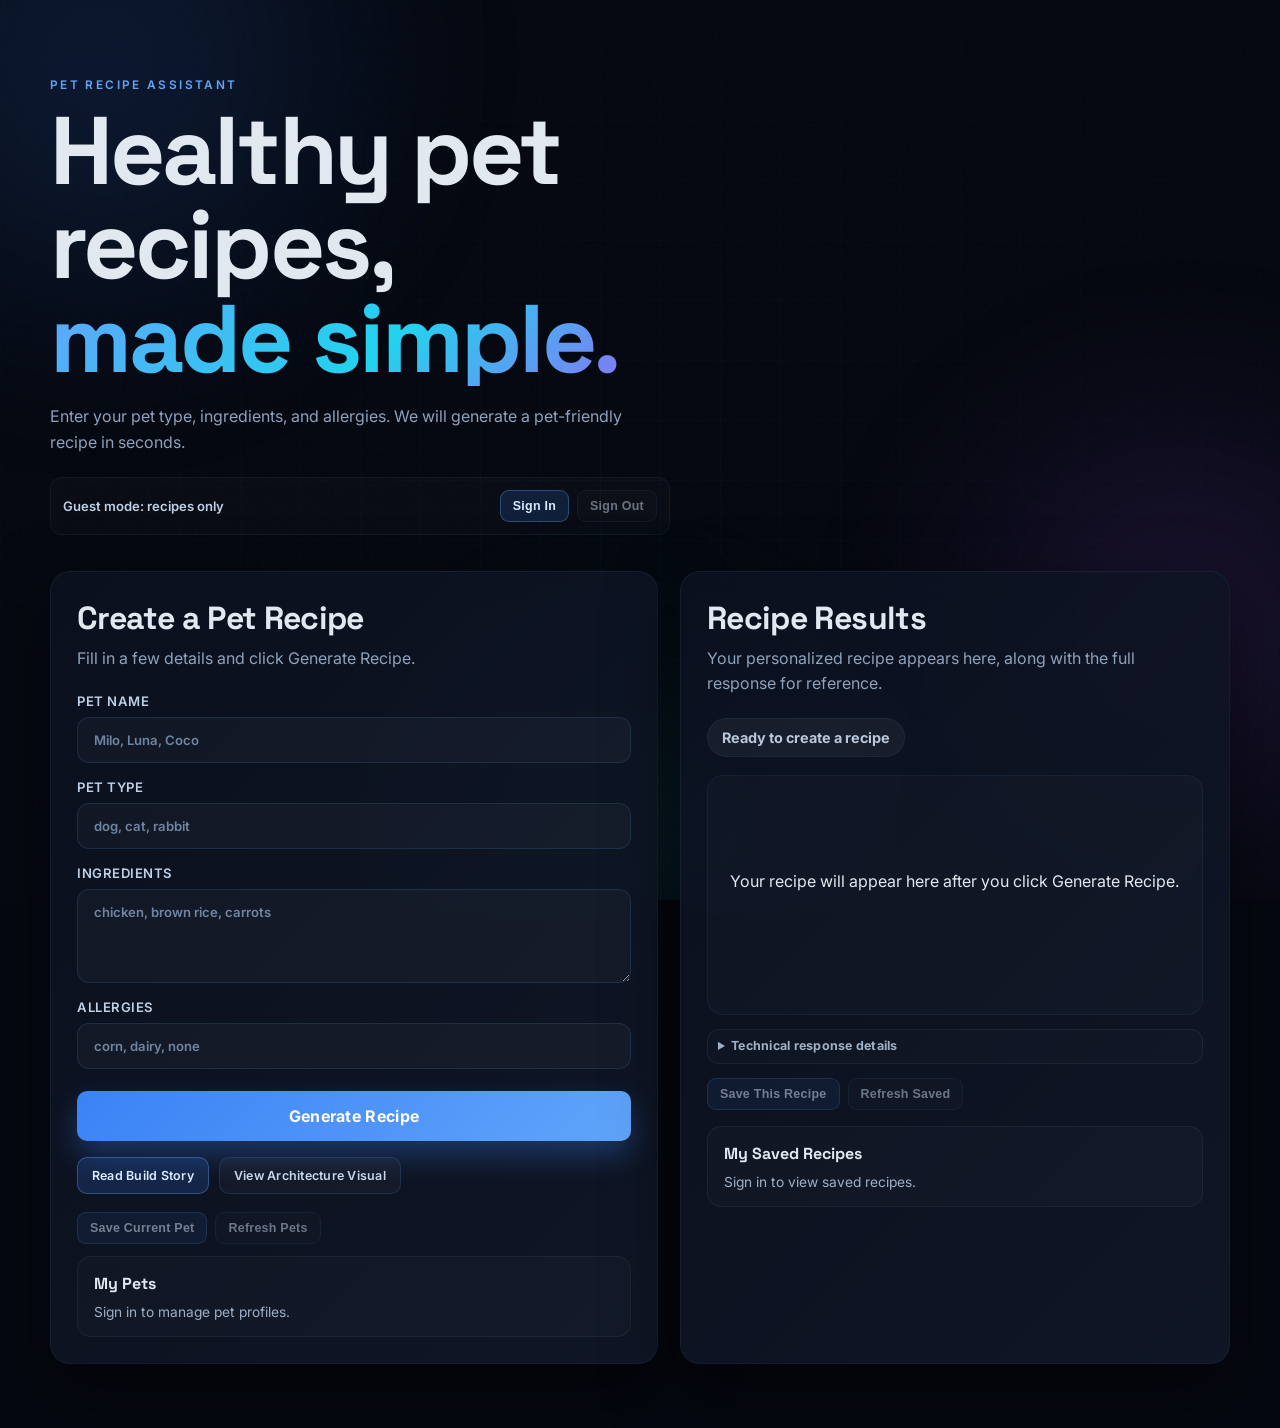
<file: frontend/index.html>
<!DOCTYPE html>
<html lang="en">
<head>
    <meta charset="UTF-8">
    <meta name="viewport" content="width=device-width, initial-scale=1.0">
    <title>Pet Recipe Studio</title>
    <link rel="preconnect" href="https://fonts.googleapis.com">
    <link rel="preconnect" href="https://fonts.gstatic.com" crossorigin>
    <link href="https://fonts.googleapis.com/css2?family=Inter:wght@400;500;600;700&family=Space+Grotesk:wght@500;700&display=swap" rel="stylesheet">
    <link rel="stylesheet" href="./styles.css">
</head>
<body>
    <div class="bg-orbs">
        <div class="orb orb-1"></div>
        <div class="orb orb-2"></div>
        <div class="orb orb-3"></div>
    </div>
    <div class="bg-grid"></div>

    <div class="page-shell">
        <header class="hero">
            <p class="eyebrow">Pet Recipe Assistant</p>
            <h1>
                <span class="hero-line-1">Healthy pet recipes,</span>
                <span class="hero-line-2">made simple.</span>
            </h1>
            <p class="hero-copy">
                Enter your pet type, ingredients, and allergies.
                We will generate a pet-friendly recipe in seconds.
            </p>
            <div class="auth-bar">
                <div id="auth-state" class="auth-state">Guest mode: recipes only</div>
                <div class="auth-actions">
                    <button id="sign-in-btn" class="auth-button" type="button">Sign In</button>
                    <button id="sign-out-btn" class="auth-button ghost" type="button">Sign Out</button>
                </div>
            </div>
        </header>

        <main class="workspace">
            <section class="panel form-panel">
                <div class="panel-header">
                    <h2>Create a Pet Recipe</h2>
                    <p>Fill in a few details and click Generate Recipe.</p>
                </div>

                <form id="recipe-form" class="recipe-form">
                    <label>
                        Pet Name
                        <input id="pet-name" name="petName" type="text" placeholder="Milo, Luna, Coco">
                    </label>

                    <label>
                        Pet Type
                        <input id="pet-type" name="petType" type="text" placeholder="dog, cat, rabbit" required>
                    </label>

                    <label>
                        Ingredients
                        <textarea id="ingredients" name="ingredients" rows="4" placeholder="chicken, brown rice, carrots" required></textarea>
                    </label>

                    <label>
                        Allergies
                        <input id="allergies" name="allergies" type="text" placeholder="corn, dairy, none">
                    </label>

                    <button class="primary-button" type="submit">Generate Recipe</button>
                </form>

                <div class="story-actions">
                    <a class="story-link" href="./story.html" target="_blank" rel="noopener noreferrer">Read Build Story</a>
                    <a class="story-link ghost" href="./architecture-diagram.html" target="_blank" rel="noopener noreferrer">View Architecture Visual</a>
                </div>

                <div class="saved-actions pets-actions">
                    <button id="save-pet-btn" class="auth-button" type="button">Save Current Pet</button>
                    <button id="refresh-pets-btn" class="auth-button ghost" type="button">Refresh Pets</button>
                </div>

                <section class="saved-recipes pets-panel">
                    <h3>My Pets</h3>
                    <div id="saved-pets-list" class="saved-recipes-list">
                        <p class="saved-empty">Sign in to manage pet profiles.</p>
                    </div>
                </section>
            </section>

            <section class="panel output-panel">
                <div class="panel-header">
                    <h2>Recipe Results</h2>
                    <p>Your personalized recipe appears here, along with the full response for reference.</p>
                </div>

                <div id="status-pill" class="status-pill idle">Ready to create a recipe</div>
                <article id="recipe-output" class="recipe-output">
                    <p>Your recipe will appear here after you click Generate Recipe.</p>
                </article>

                <details class="raw-response-wrap">
                    <summary>Technical response details</summary>
                    <pre id="raw-response" class="raw-response">No recipe request yet.</pre>
                </details>

                <div class="saved-actions">
                    <button id="save-recipe-btn" class="auth-button" type="button">Save This Recipe</button>
                    <button id="refresh-saved-btn" class="auth-button ghost" type="button">Refresh Saved</button>
                </div>

                <section class="saved-recipes">
                    <h3>My Saved Recipes</h3>
                    <div id="saved-recipes-list" class="saved-recipes-list">
                        <p class="saved-empty">Sign in to view saved recipes.</p>
                    </div>
                </section>
            </section>
        </main>
    </div>

    <script src="./app.js"></script>
</body>
</html>
</file>
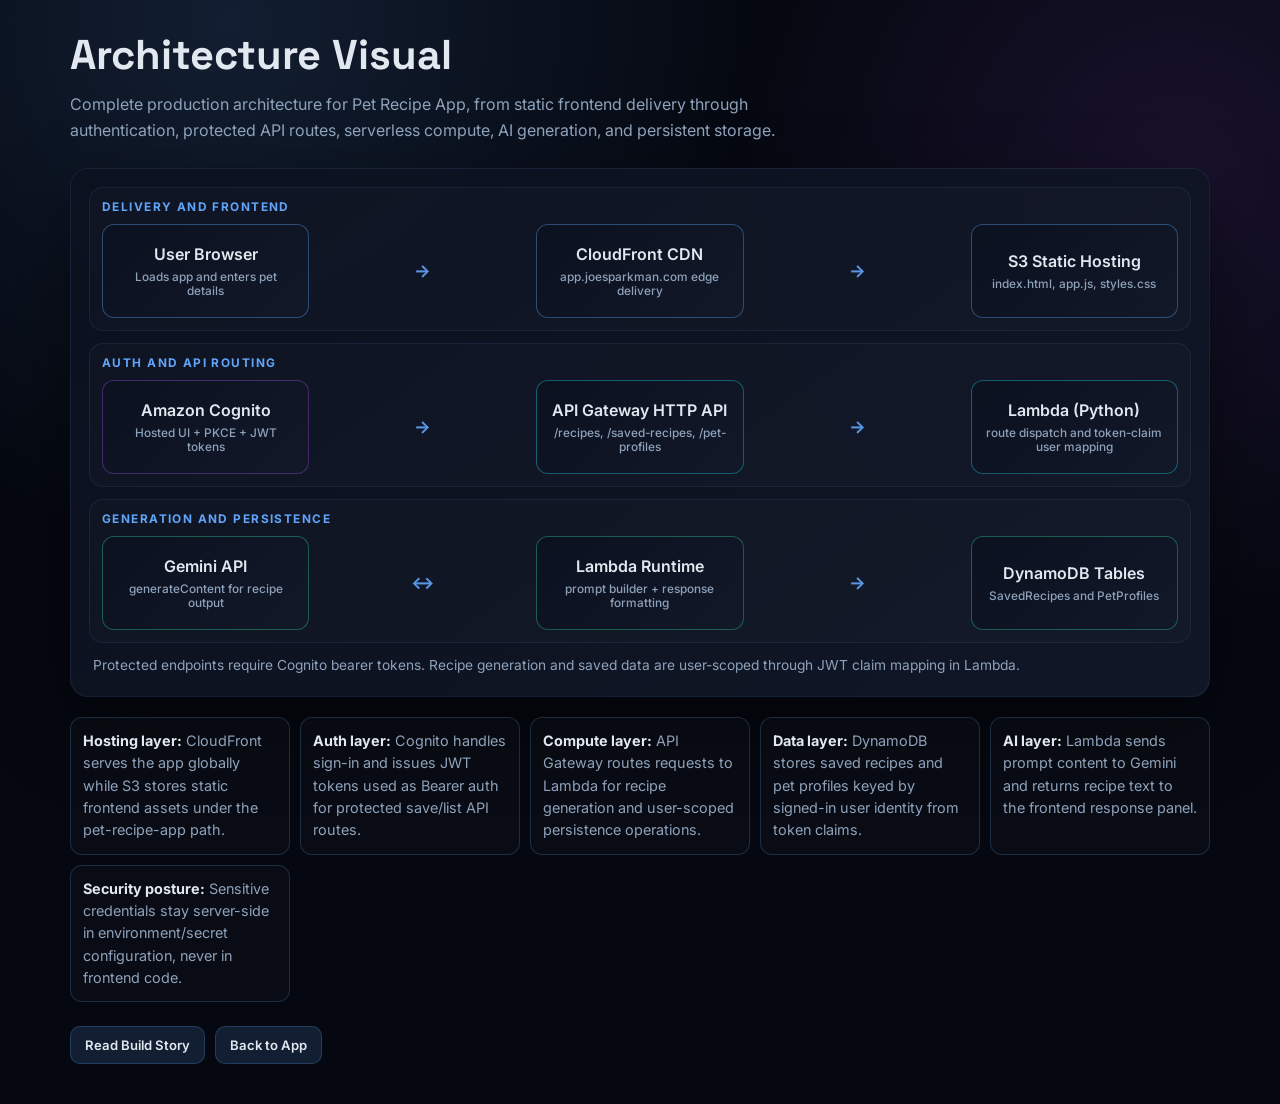
<file: frontend/architecture-diagram.html>
<!DOCTYPE html>
<html lang="en">
<head>
    <meta charset="UTF-8">
    <meta name="viewport" content="width=device-width, initial-scale=1.0">
    <title>Pet Recipe App - Architecture Visual</title>
    <link rel="preconnect" href="https://fonts.googleapis.com">
    <link rel="preconnect" href="https://fonts.gstatic.com" crossorigin>
    <link href="https://fonts.googleapis.com/css2?family=Inter:wght@400;600&family=Space+Grotesk:wght@500;700&display=swap" rel="stylesheet">
    <style>
        :root {
            --bg: #050810;
            --surface: #0c1120;
            --surface-2: #111827;
            --border: rgba(99, 179, 255, 0.2);
            --border-soft: rgba(99, 179, 255, 0.09);
            --text: #e2e8f0;
            --muted: #8ea2bb;
            --blue: #60a5fa;
            --cyan: #22d3ee;
            --green: #34d399;
            --purple: #a855f7;
        }

        * { box-sizing: border-box; }

        body {
            margin: 0;
            min-height: 100vh;
            background:
                radial-gradient(circle at 18% 2%, rgba(96, 165, 250, 0.14), transparent 35%),
                radial-gradient(circle at 92% 16%, rgba(168, 85, 247, 0.12), transparent 30%),
                var(--bg);
            color: var(--text);
            font-family: "Inter", sans-serif;
            padding: 28px 16px 40px;
        }

        .shell {
            max-width: 1140px;
            margin: 0 auto;
        }

        h1 {
            margin: 0;
            font-family: "Space Grotesk", sans-serif;
            font-size: clamp(1.8rem, 5vw, 2.6rem);
        }

        .sub {
            margin: 10px 0 24px;
            color: var(--muted);
            line-height: 1.65;
            max-width: 760px;
        }

        .board {
            border: 1px solid var(--border-soft);
            border-radius: 18px;
            background: linear-gradient(145deg, rgba(12, 17, 32, 0.95), rgba(17, 24, 39, 0.94));
            box-shadow: 0 30px 80px rgba(0, 0, 0, 0.45);
            padding: 18px;
            overflow: hidden;
        }

        .lane {
            border: 1px solid var(--border-soft);
            border-radius: 14px;
            padding: 12px;
            background: rgba(255, 255, 255, 0.015);
        }

        .lane + .lane {
            margin-top: 12px;
        }

        .lane-title {
            margin: 0 0 10px;
            font-size: 0.74rem;
            letter-spacing: 0.12em;
            text-transform: uppercase;
            color: var(--blue);
            font-weight: 700;
        }

        .lane-grid {
            display: grid;
            grid-template-columns: repeat(5, minmax(0, 1fr));
            gap: 10px;
            align-items: stretch;
        }

        .node {
            border: 1px solid var(--border);
            background: linear-gradient(135deg, var(--surface), var(--surface-2));
            border-radius: 12px;
            padding: 14px 12px;
            text-align: center;
            font-weight: 600;
            min-height: 94px;
            display: flex;
            flex-direction: column;
            justify-content: center;
            gap: 6px;
            position: relative;
        }

        .node small {
            color: var(--muted);
            font-weight: 500;
            font-size: 0.74rem;
        }

        .node.blue { border-color: rgba(96, 165, 250, 0.38); }
        .node.cyan { border-color: rgba(34, 211, 238, 0.38); }
        .node.green { border-color: rgba(52, 211, 153, 0.38); }
        .node.purple { border-color: rgba(168, 85, 247, 0.35); }

        .flow {
            display: flex;
            align-items: center;
            justify-content: center;
            color: var(--blue);
            font-weight: 700;
            opacity: 0.9;
            font-size: 1.1rem;
        }

        .board-note {
            margin: 12px 4px 2px;
            color: var(--muted);
            font-size: 0.86rem;
            line-height: 1.55;
        }

        .legend {
            margin-top: 20px;
            display: grid;
            gap: 10px;
            grid-template-columns: repeat(auto-fit, minmax(220px, 1fr));
        }

        .legend-item {
            border: 1px solid var(--border);
            border-radius: 12px;
            background: rgba(255, 255, 255, 0.02);
            padding: 12px;
            color: var(--muted);
            font-size: 0.9rem;
            line-height: 1.55;
        }

        .legend-item strong {
            color: var(--text);
        }

        .actions {
            margin-top: 24px;
            display: flex;
            gap: 10px;
            flex-wrap: wrap;
        }

        .actions a {
            padding: 10px 14px;
            border-radius: 10px;
            border: 1px solid var(--border);
            color: var(--text);
            text-decoration: none;
            font-weight: 600;
            font-size: 0.82rem;
            background: rgba(96, 165, 250, 0.15);
        }

        @media (max-width: 860px) {
            .lane-grid {
                grid-template-columns: 1fr;
            }

            .flow {
                transform: rotate(90deg);
                min-height: 22px;
            }
        }
    </style>
</head>
<body>
    <main class="shell">
        <h1>Architecture Visual</h1>
        <p class="sub">Complete production architecture for Pet Recipe App, from static frontend delivery through authentication, protected API routes, serverless compute, AI generation, and persistent storage.</p>

        <section class="board" aria-label="Pet recipe cloud architecture lanes">
            <article class="lane">
                <p class="lane-title">Delivery and Frontend</p>
                <div class="lane-grid">
                    <div class="node blue">User Browser<small>Loads app and enters pet details</small></div>
                    <div class="flow">→</div>
                    <div class="node blue">CloudFront CDN<small>app.joesparkman.com edge delivery</small></div>
                    <div class="flow">→</div>
                    <div class="node blue">S3 Static Hosting<small>index.html, app.js, styles.css</small></div>
                </div>
            </article>

            <article class="lane">
                <p class="lane-title">Auth and API Routing</p>
                <div class="lane-grid">
                    <div class="node purple">Amazon Cognito<small>Hosted UI + PKCE + JWT tokens</small></div>
                    <div class="flow">→</div>
                    <div class="node cyan">API Gateway HTTP API<small>/recipes, /saved-recipes, /pet-profiles</small></div>
                    <div class="flow">→</div>
                    <div class="node cyan">Lambda (Python)<small>route dispatch and token-claim user mapping</small></div>
                </div>
            </article>

            <article class="lane">
                <p class="lane-title">Generation and Persistence</p>
                <div class="lane-grid">
                    <div class="node green">Gemini API<small>generateContent for recipe output</small></div>
                    <div class="flow">↔</div>
                    <div class="node green">Lambda Runtime<small>prompt builder + response formatting</small></div>
                    <div class="flow">→</div>
                    <div class="node green">DynamoDB Tables<small>SavedRecipes and PetProfiles</small></div>
                </div>
            </article>

            <p class="board-note">Protected endpoints require Cognito bearer tokens. Recipe generation and saved data are user-scoped through JWT claim mapping in Lambda.</p>
        </section>

        <section class="legend">
            <article class="legend-item"><strong>Hosting layer:</strong> CloudFront serves the app globally while S3 stores static frontend assets under the pet-recipe-app path.</article>
            <article class="legend-item"><strong>Auth layer:</strong> Cognito handles sign-in and issues JWT tokens used as Bearer auth for protected save/list API routes.</article>
            <article class="legend-item"><strong>Compute layer:</strong> API Gateway routes requests to Lambda for recipe generation and user-scoped persistence operations.</article>
            <article class="legend-item"><strong>Data layer:</strong> DynamoDB stores saved recipes and pet profiles keyed by signed-in user identity from token claims.</article>
            <article class="legend-item"><strong>AI layer:</strong> Lambda sends prompt content to Gemini and returns recipe text to the frontend response panel.</article>
            <article class="legend-item"><strong>Security posture:</strong> Sensitive credentials stay server-side in environment/secret configuration, never in frontend code.</article>
        </section>

        <div class="actions">
            <a href="./story.html" target="_blank" rel="noopener noreferrer">Read Build Story</a>
            <a href="./index.html">Back to App</a>
        </div>
    </main>
</body>
</html>
</file>
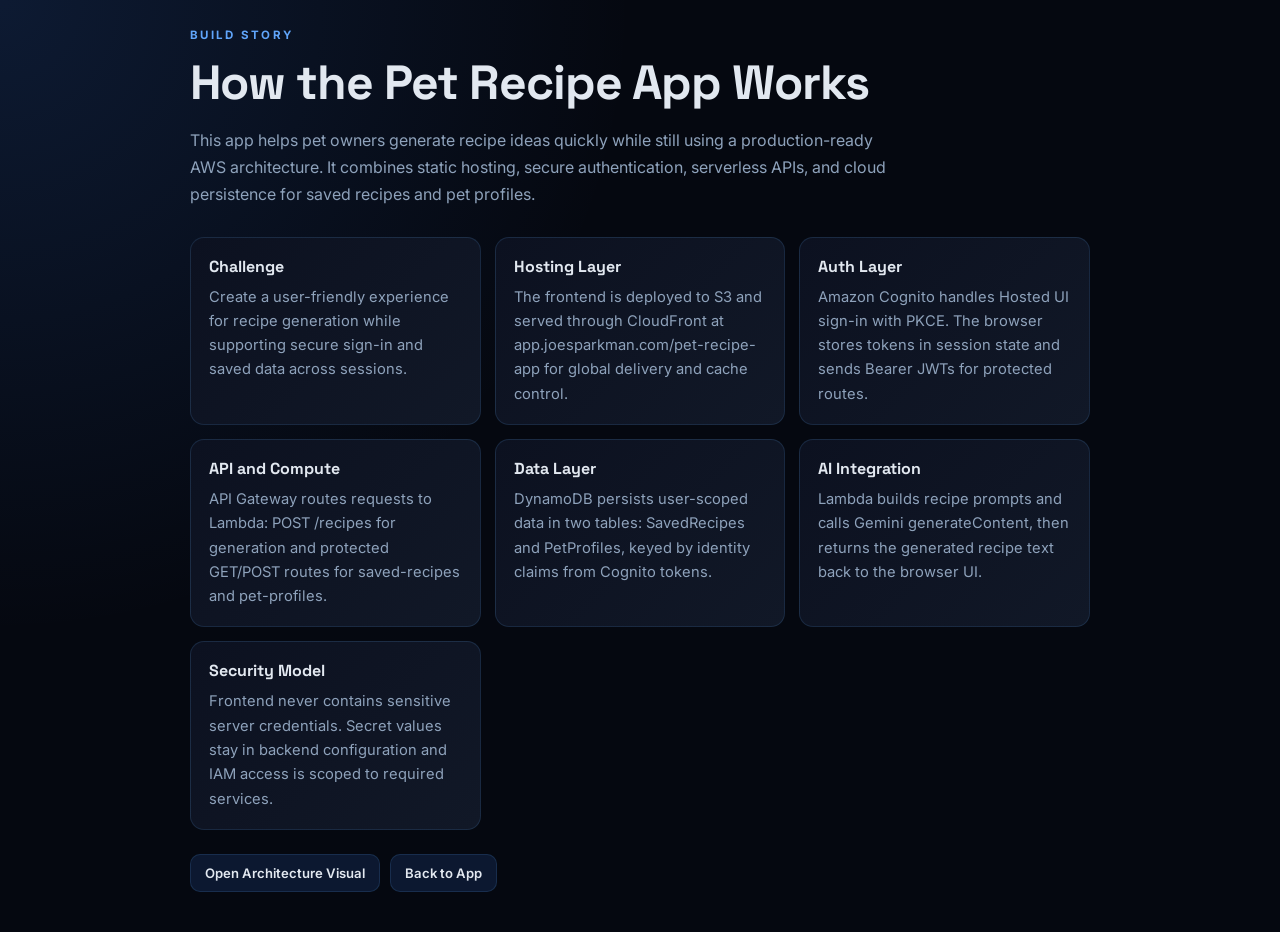
<file: frontend/story.html>
<!DOCTYPE html>
<html lang="en">
<head>
    <meta charset="UTF-8">
    <meta name="viewport" content="width=device-width, initial-scale=1.0">
    <title>Pet Recipe App - Build Story</title>
    <link rel="preconnect" href="https://fonts.googleapis.com">
    <link rel="preconnect" href="https://fonts.gstatic.com" crossorigin>
    <link href="https://fonts.googleapis.com/css2?family=Inter:wght@400;500;600;700&family=Space+Grotesk:wght@500;700&display=swap" rel="stylesheet">
    <style>
        :root {
            --bg: #050810;
            --surface: #0c1120;
            --surface-2: #111827;
            --border: rgba(99, 179, 255, 0.14);
            --text: #e2e8f0;
            --muted: #8ea2bb;
            --blue-light: #60a5fa;
            --cyan: #22d3ee;
        }

        * { box-sizing: border-box; }

        body {
            margin: 0;
            min-height: 100vh;
            background: radial-gradient(circle at top left, rgba(59, 130, 246, 0.15), transparent 40%), var(--bg);
            color: var(--text);
            font-family: "Inter", sans-serif;
            padding: 28px 18px 40px;
        }

        .shell {
            max-width: 900px;
            margin: 0 auto;
        }

        .eyebrow {
            font-size: 0.72rem;
            text-transform: uppercase;
            letter-spacing: 0.2em;
            color: var(--blue-light);
            margin: 0 0 10px;
            font-weight: 700;
        }

        h1 {
            margin: 0;
            font-family: "Space Grotesk", sans-serif;
            font-size: clamp(2rem, 6vw, 3rem);
            letter-spacing: -0.02em;
        }

        .lead {
            margin: 14px 0 28px;
            color: var(--muted);
            line-height: 1.7;
            max-width: 700px;
        }

        .grid {
            display: grid;
            gap: 14px;
            grid-template-columns: repeat(auto-fit, minmax(220px, 1fr));
        }

        .card {
            background: linear-gradient(135deg, var(--surface), var(--surface-2));
            border: 1px solid var(--border);
            border-radius: 14px;
            padding: 18px;
        }

        .card h2 {
            margin: 0 0 8px;
            font-family: "Space Grotesk", sans-serif;
            font-size: 1rem;
        }

        .card p {
            margin: 0;
            color: var(--muted);
            font-size: 0.92rem;
            line-height: 1.65;
        }

        .actions {
            display: flex;
            gap: 10px;
            flex-wrap: wrap;
            margin-top: 24px;
        }

        .actions a {
            padding: 10px 14px;
            border-radius: 10px;
            border: 1px solid var(--border);
            text-decoration: none;
            color: var(--text);
            font-weight: 600;
            font-size: 0.82rem;
            background: rgba(59, 130, 246, 0.14);
        }
    </style>
</head>
<body>
    <main class="shell">
        <p class="eyebrow">Build Story</p>
        <h1>How the Pet Recipe App Works</h1>
        <p class="lead">
            This app helps pet owners generate recipe ideas quickly while still using a production-ready
            AWS architecture. It combines static hosting, secure authentication, serverless APIs,
            and cloud persistence for saved recipes and pet profiles.
        </p>

        <section class="grid">
            <article class="card">
                <h2>Challenge</h2>
                <p>Create a user-friendly experience for recipe generation while supporting secure sign-in and saved data across sessions.</p>
            </article>
            <article class="card">
                <h2>Hosting Layer</h2>
                <p>The frontend is deployed to S3 and served through CloudFront at app.joesparkman.com/pet-recipe-app for global delivery and cache control.</p>
            </article>
            <article class="card">
                <h2>Auth Layer</h2>
                <p>Amazon Cognito handles Hosted UI sign-in with PKCE. The browser stores tokens in session state and sends Bearer JWTs for protected routes.</p>
            </article>
            <article class="card">
                <h2>API and Compute</h2>
                <p>API Gateway routes requests to Lambda: POST /recipes for generation and protected GET/POST routes for saved-recipes and pet-profiles.</p>
            </article>
            <article class="card">
                <h2>Data Layer</h2>
                <p>DynamoDB persists user-scoped data in two tables: SavedRecipes and PetProfiles, keyed by identity claims from Cognito tokens.</p>
            </article>
            <article class="card">
                <h2>AI Integration</h2>
                <p>Lambda builds recipe prompts and calls Gemini generateContent, then returns the generated recipe text back to the browser UI.</p>
            </article>
            <article class="card">
                <h2>Security Model</h2>
                <p>Frontend never contains sensitive server credentials. Secret values stay in backend configuration and IAM access is scoped to required services.</p>
            </article>
        </section>

        <div class="actions">
            <a href="./architecture-diagram.html" target="_blank" rel="noopener noreferrer">Open Architecture Visual</a>
            <a href="./index.html">Back to App</a>
        </div>
    </main>
</body>
</html>
</file>
<file: frontend/styles.css>
:root {
    --bg: #050810;
    --surface: rgba(12, 17, 32, 0.9);
    --surface-2: rgba(17, 24, 39, 0.9);
    --surface-input: rgba(255, 255, 255, 0.03);
    --border: rgba(99, 179, 255, 0.14);
    --border-soft: rgba(99, 179, 255, 0.07);
    --text: #e2e8f0;
    --muted: #8ea2bb;
    --blue: #3b82f6;
    --blue-light: #60a5fa;
    --cyan: #22d3ee;
    --purple: #a855f7;
    --success: #34d399;
    --danger: #fda4af;
    --radius-lg: 20px;
    --radius-md: 12px;
}

* {
    box-sizing: border-box;
}

body {
    margin: 0;
    min-height: 100vh;
    font-family: "Inter", sans-serif;
    color: var(--text);
    background: var(--bg);
    overflow-x: hidden;
}

body::before {
    content: "";
    position: fixed;
    inset: 0;
    background-image: url("data:image/svg+xml,%3Csvg viewBox='0 0 256 256' xmlns='http://www.w3.org/2000/svg'%3E%3Cfilter id='noise'%3E%3CfeTurbulence type='fractalNoise' baseFrequency='0.9' numOctaves='4' stitchTiles='stitch'/%3E%3C/filter%3E%3Crect width='100%25' height='100%25' filter='url(%23noise)' opacity='0.035'/%3E%3C/svg%3E");
    opacity: 0.4;
    pointer-events: none;
}

.bg-orbs {
    position: fixed;
    inset: 0;
    pointer-events: none;
    z-index: 0;
    overflow: hidden;
}

.orb {
    position: absolute;
    border-radius: 50%;
    filter: blur(100px);
    opacity: 0.18;
    animation: orbFloat 12s ease-in-out infinite;
}

.orb-1 {
    width: 560px;
    height: 560px;
    top: -220px;
    left: -180px;
    background: radial-gradient(circle, #3b82f6, transparent);
}

.orb-2 {
    width: 460px;
    height: 460px;
    top: 44%;
    right: -130px;
    background: radial-gradient(circle, #a855f7, transparent);
    animation-delay: -4s;
}

.orb-3 {
    width: 360px;
    height: 360px;
    bottom: -110px;
    left: 35%;
    background: radial-gradient(circle, #22d3ee, transparent);
    animation-delay: -8s;
}

.bg-grid {
    position: fixed;
    inset: 0;
    z-index: 0;
    pointer-events: none;
    background-image:
        linear-gradient(rgba(59, 130, 246, 0.04) 1px, transparent 1px),
        linear-gradient(90deg, rgba(59, 130, 246, 0.04) 1px, transparent 1px);
    background-size: 60px 60px;
    mask-image: radial-gradient(ellipse 80% 80% at 50% 50%, black, transparent);
}

.page-shell {
    position: relative;
    z-index: 1;
    width: min(1180px, calc(100% - 32px));
    margin: 0 auto;
    padding: 42px 0 64px;
}

.hero {
    padding: 36px 0 36px;
}

.eyebrow {
    margin: 0 0 12px;
    font-size: 0.74rem;
    font-weight: 600;
    text-transform: uppercase;
    letter-spacing: 0.2em;
    color: var(--blue-light);
}

.hero h1 {
    max-width: 11ch;
    margin: 0;
    font-family: "Space Grotesk", sans-serif;
    font-size: clamp(3rem, 8vw, 6rem);
    font-weight: 700;
    letter-spacing: -0.03em;
    line-height: 0.98;
}

.hero-line-1,
.hero-line-2 {
    display: block;
}

.hero-line-2 {
    background: linear-gradient(135deg, var(--blue-light), var(--cyan), var(--purple));
    -webkit-background-clip: text;
    -webkit-text-fill-color: transparent;
    background-clip: text;
}

.hero-copy {
    max-width: 620px;
    margin: 18px 0 0;
    font-size: 1rem;
    line-height: 1.6;
    color: var(--muted);
}

.auth-bar {
    margin-top: 22px;
    display: flex;
    align-items: center;
    justify-content: space-between;
    gap: 14px;
    max-width: 620px;
    border: 1px solid var(--border-soft);
    background: rgba(255, 255, 255, 0.02);
    border-radius: 12px;
    padding: 12px;
}

.auth-state {
    font-size: 0.82rem;
    color: #bfd0e6;
    font-weight: 600;
}

.auth-actions {
    display: flex;
    gap: 8px;
}

.auth-button {
    border: 1px solid rgba(96, 165, 250, 0.35);
    background: rgba(59, 130, 246, 0.16);
    color: #dbeafe;
    border-radius: 9px;
    padding: 8px 12px;
    font-size: 0.78rem;
    font-weight: 700;
    letter-spacing: 0.02em;
    cursor: pointer;
}

.auth-button.ghost {
    border-color: var(--border);
    background: rgba(255, 255, 255, 0.03);
    color: #c7d8ec;
}

.auth-button:disabled {
    opacity: 0.5;
    cursor: not-allowed;
}

.workspace {
    display: grid;
    grid-template-columns: 1.05fr 0.95fr;
    gap: 22px;
}

.panel {
    padding: 26px;
    border: 1px solid var(--border-soft);
    border-radius: var(--radius-lg);
    background: linear-gradient(135deg, var(--surface), var(--surface-2));
    backdrop-filter: blur(18px);
    box-shadow: 0 28px 70px rgba(0, 0, 0, 0.5);
}

.panel-header h2 {
    margin: 0 0 8px;
    font-family: "Space Grotesk", sans-serif;
    font-size: 2rem;
    letter-spacing: -0.02em;
}

.panel-header p {
    margin: 0 0 22px;
    color: var(--muted);
    line-height: 1.55;
}

.recipe-form {
    display: grid;
    gap: 16px;
}

.recipe-form label {
    display: grid;
    gap: 8px;
    font-size: 0.82rem;
    letter-spacing: 0.04em;
    text-transform: uppercase;
    font-weight: 600;
    color: #bfd0e6;
}

.recipe-form input,
.recipe-form textarea {
    width: 100%;
    padding: 14px 16px;
    border: 1px solid var(--border);
    border-radius: var(--radius-md);
    background: var(--surface-input);
    font: inherit;
    color: var(--text);
}

.recipe-form input::placeholder,
.recipe-form textarea::placeholder {
    color: #6f85a3;
}

.recipe-form input:focus,
.recipe-form textarea:focus {
    outline: 2px solid rgba(59, 130, 246, 0.16);
    border-color: rgba(96, 165, 250, 0.45);
}

.primary-button {
    margin-top: 6px;
    padding: 15px 18px;
    border: 0;
    border-radius: 10px;
    background: linear-gradient(135deg, var(--blue) 0%, var(--blue-light) 100%);
    color: white;
    font: inherit;
    font-weight: 700;
    letter-spacing: 0.02em;
    cursor: pointer;
    transition: transform 140ms ease, box-shadow 140ms ease;
    box-shadow: 0 14px 30px rgba(59, 130, 246, 0.33);
}

.story-actions {
    display: flex;
    flex-wrap: wrap;
    gap: 10px;
    margin-top: 16px;
}

.story-link {
    display: inline-flex;
    align-items: center;
    justify-content: center;
    padding: 10px 14px;
    border-radius: 10px;
    background: rgba(59, 130, 246, 0.18);
    border: 1px solid rgba(96, 165, 250, 0.35);
    color: #dbeafe;
    font-size: 0.78rem;
    font-weight: 600;
    text-decoration: none;
    letter-spacing: 0.02em;
    transition: transform 140ms ease, border-color 140ms ease, background 140ms ease;
}

.story-link:hover {
    transform: translateY(-1px);
    border-color: rgba(96, 165, 250, 0.6);
    background: rgba(59, 130, 246, 0.28);
}

.story-link.ghost {
    background: rgba(255, 255, 255, 0.03);
    border-color: var(--border);
    color: #c7d8ec;
}

.primary-button:hover {
    transform: translateY(-2px);
}

.primary-button:disabled {
    cursor: wait;
    opacity: 0.72;
}

.status-pill {
    display: inline-flex;
    align-items: center;
    margin-bottom: 18px;
    padding: 10px 14px;
    border-radius: 999px;
    background: rgba(255, 255, 255, 0.05);
    border: 1px solid var(--border-soft);
    color: #b8c7da;
    font-size: 0.9rem;
    font-weight: 700;
}

.status-pill.loading {
    background: rgba(96, 165, 250, 0.12);
    border-color: rgba(96, 165, 250, 0.24);
    color: #bfdbfe;
}

.status-pill.success {
    background: rgba(52, 211, 153, 0.16);
    border-color: rgba(52, 211, 153, 0.28);
    color: var(--success);
}

.status-pill.error {
    background: rgba(244, 63, 94, 0.14);
    border-color: rgba(244, 63, 94, 0.24);
    color: var(--danger);
}

.recipe-output {
    min-height: 240px;
    padding: 22px;
    border-radius: 16px;
    background: rgba(255, 255, 255, 0.02);
    border: 1px solid var(--border-soft);
    line-height: 1.7;
    white-space: pre-wrap;
}

.raw-response {
    margin: 10px 0 0;
    padding: 18px;
    border-radius: 14px;
    border: 1px solid rgba(255, 255, 255, 0.05);
    background: #090d18;
    color: #c7d8ec;
    overflow-x: auto;
    font-size: 0.9rem;
}

.raw-response-wrap {
    margin-top: 14px;
    border: 1px solid rgba(255, 255, 255, 0.06);
    border-radius: 12px;
    background: rgba(255, 255, 255, 0.015);
    padding: 8px 10px 10px;
}

.raw-response-wrap summary {
    cursor: pointer;
    font-size: 0.78rem;
    font-weight: 700;
    letter-spacing: 0.02em;
    color: #9fb0c6;
}

.saved-actions {
    margin-top: 14px;
    display: flex;
    gap: 8px;
    flex-wrap: wrap;
}

.saved-recipes {
    margin-top: 16px;
    padding: 16px;
    border-radius: 14px;
    border: 1px solid rgba(255, 255, 255, 0.05);
    background: rgba(255, 255, 255, 0.02);
}

.saved-recipes h3 {
    margin: 0 0 10px;
    font-size: 1rem;
    font-family: "Space Grotesk", sans-serif;
}

.saved-recipes-list {
    display: grid;
    gap: 10px;
}

.saved-item {
    border: 1px solid var(--border-soft);
    border-radius: 10px;
    padding: 10px 12px;
    background: rgba(6, 10, 20, 0.6);
}

.saved-item-header {
    margin: 0 0 6px;
    font-size: 0.85rem;
    color: #dbeafe;
    font-weight: 700;
}

.saved-item-meta {
    margin: 0;
    font-size: 0.75rem;
    color: #9fb0c6;
}

.saved-item-text {
    margin: 8px 0 0;
    white-space: pre-wrap;
    line-height: 1.5;
    color: #d6e2f1;
    font-size: 0.88rem;
}

.saved-empty {
    margin: 0;
    color: #9fb0c6;
    font-size: 0.86rem;
}

.pets-actions {
    margin-top: 18px;
}

.pets-panel {
    margin-top: 12px;
}

@media (max-width: 920px) {
    body {
        padding-top: max(env(safe-area-inset-top), 12px);
    }

    .workspace {
        grid-template-columns: 1fr;
    }

    .hero h1 {
        max-width: none;
        font-size: clamp(2.2rem, 10vw, 3.5rem);
        line-height: 1.02;
    }

    .page-shell {
        width: min(1180px, calc(100% - 16px));
        padding-top: 14px;
    }

    .hero {
        padding: 18px 0 24px;
    }

    .hero-copy {
        margin-top: 12px;
        font-size: 0.95rem;
        line-height: 1.55;
    }

    .auth-bar {
        flex-direction: column;
        align-items: stretch;
        margin-top: 14px;
        padding: 10px;
    }

    .auth-actions {
        width: 100%;
        justify-content: flex-start;
    }
}

@media (prefers-reduced-motion: no-preference) {
    .hero,
    .panel {
        animation: rise-in 500ms ease both;
    }

    .panel:nth-child(2) {
        animation-delay: 90ms;
    }
}

@keyframes rise-in {
    from {
        opacity: 0;
        transform: translateY(18px);
    }
    to {
        opacity: 1;
        transform: translateY(0);
    }
}

@keyframes orbFloat {
    0%,
    100% {
        transform: translateY(0) scale(1);
    }
    50% {
        transform: translateY(-40px) scale(1.05);
    }
}
</file>
